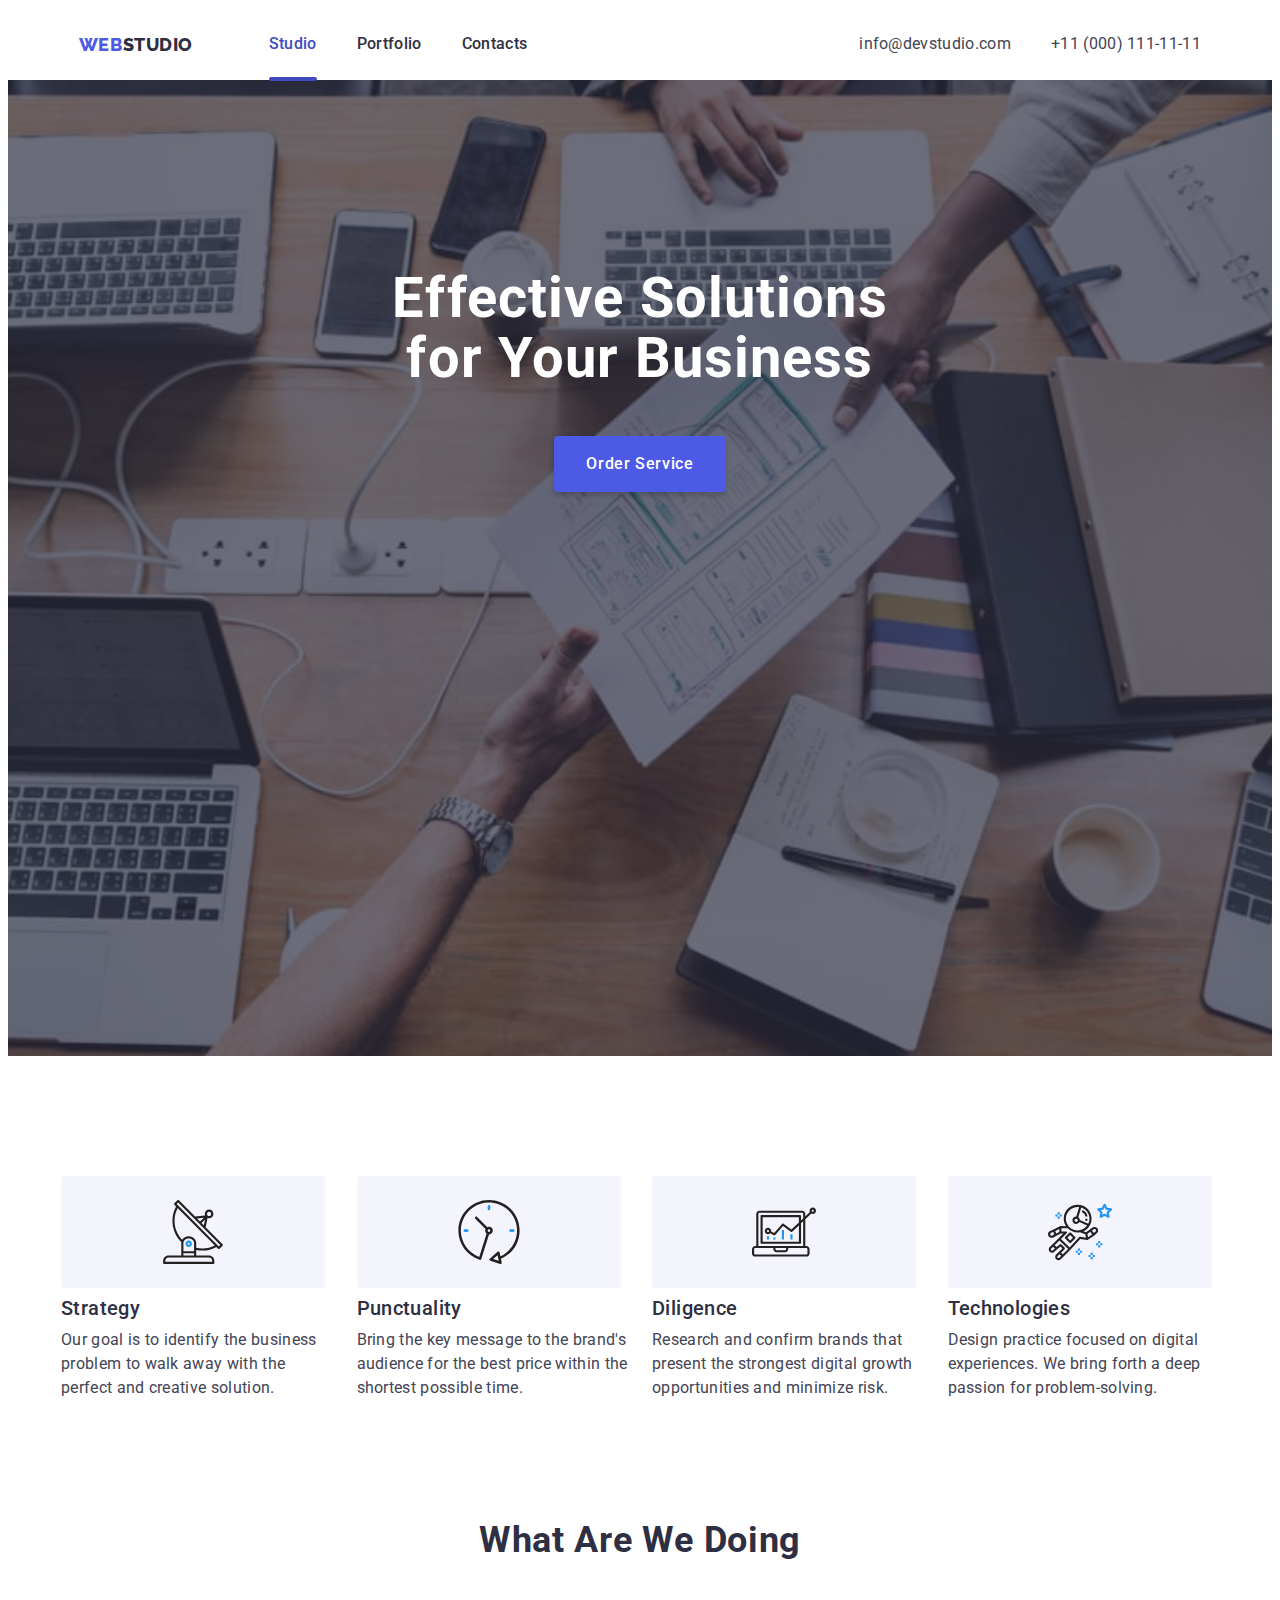
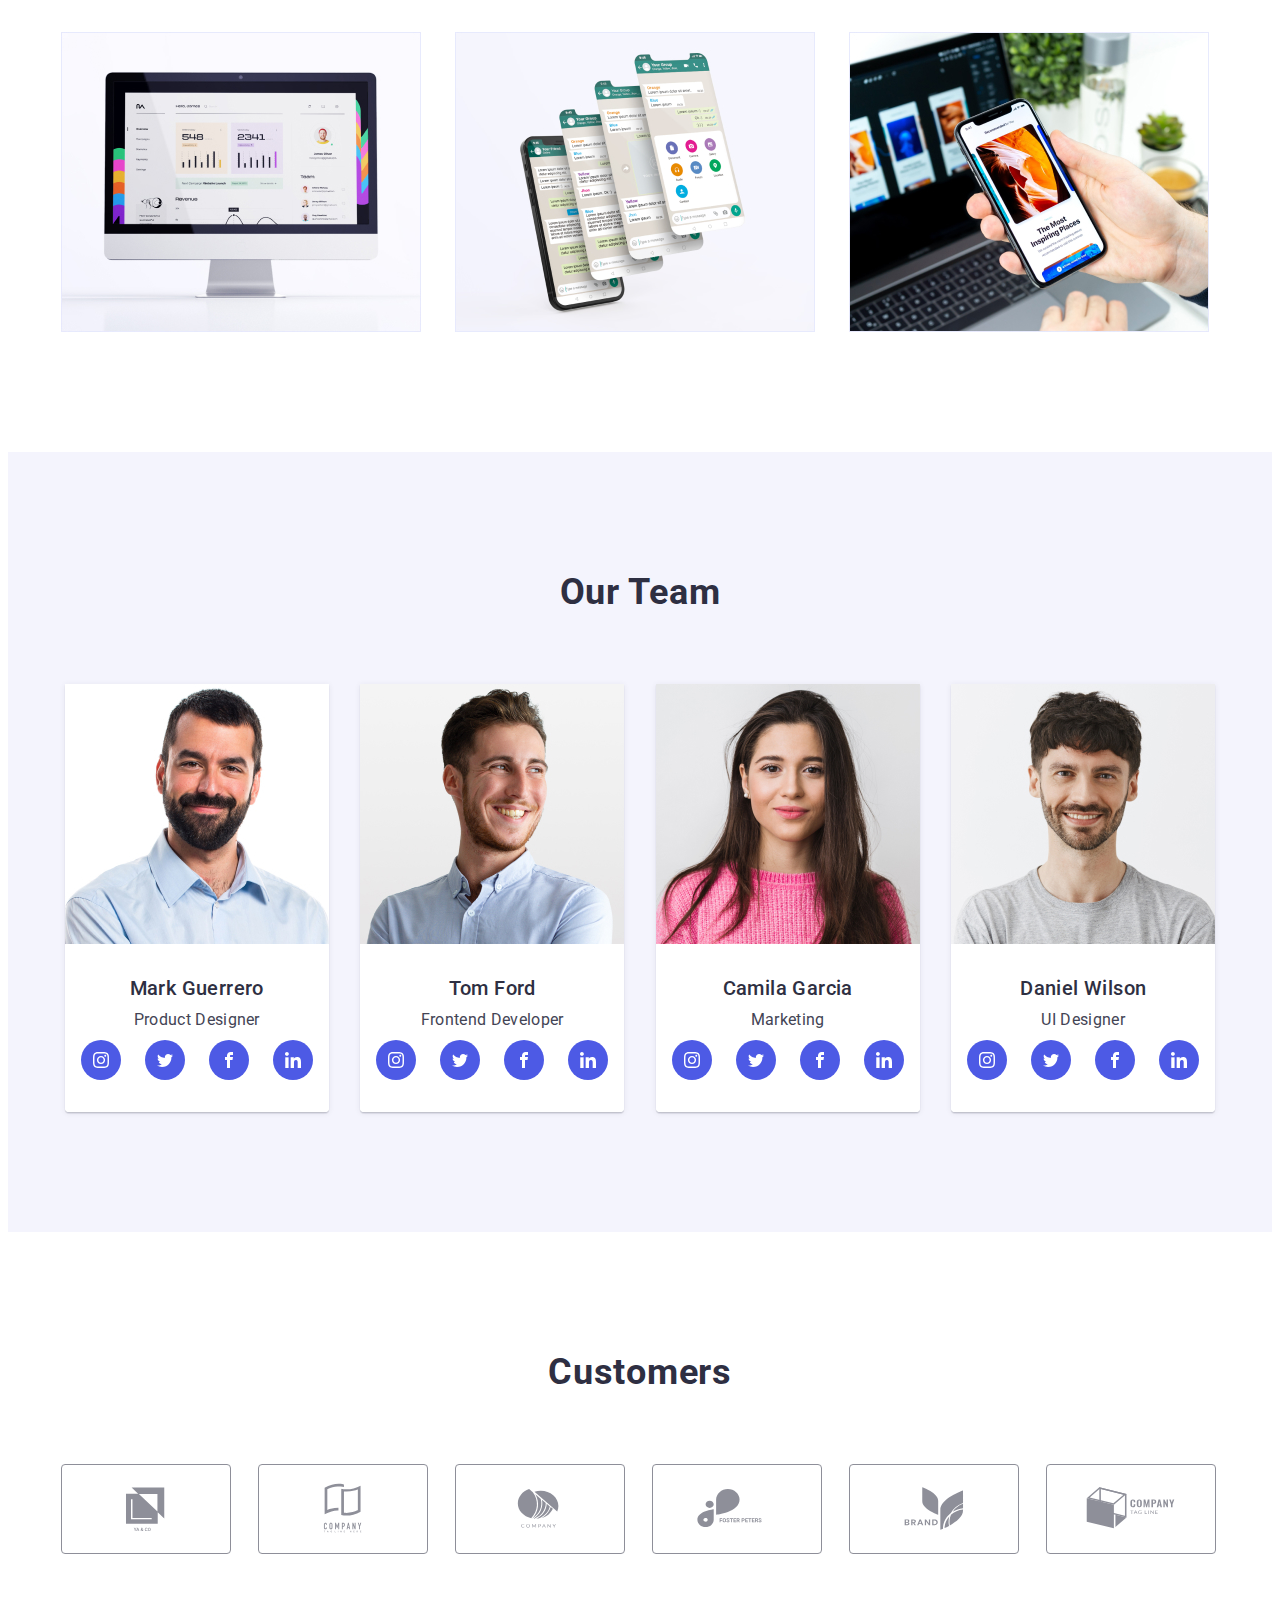
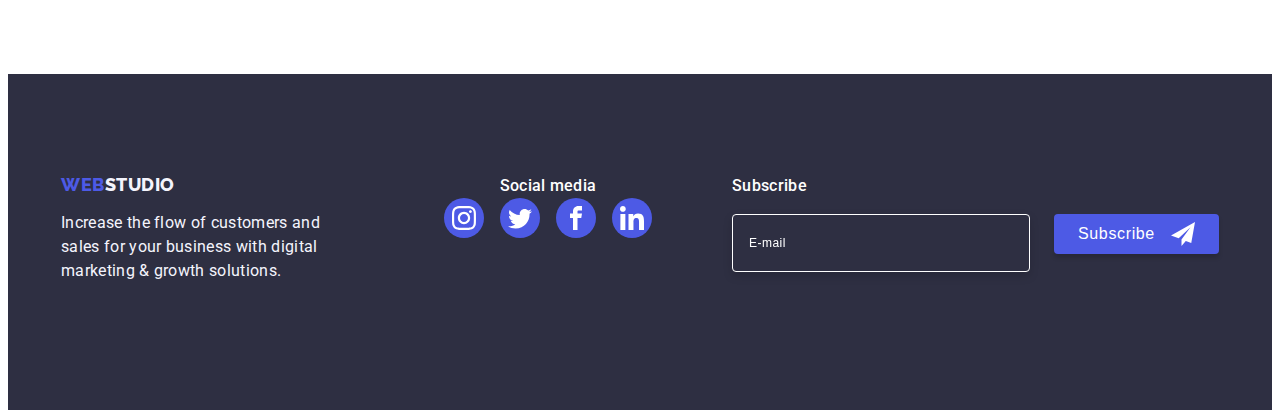
<file: index.html>
<!DOCTYPE html>
<html lang="uk">
  <head>
    <meta charset="UTF-8" />
    <meta http-equiv="X-UA-Compatible" content="IE=edge" />
    <meta name="viewport" content="width=device-width, initial-scale=1.0" />
    <title>Студія</title>

     <!--------------------- FONTS ----------------------> 
    <link rel="preconnect" href="https://fonts.googleapis.com" />
    <link rel="preconnect" href="https://fonts.gstatic.com" crossorigin />
    <link
      href="https://fonts.googleapis.com/css2?family=Raleway:wght@700&family=Roboto:wght@400;500;700;900&display=swap"
      rel="stylesheet"
    />

     <!--------------------- NORMALIZE ------------------> 
    <link
      rel="stylesheet"
      href="https://cdnjs.cloudflare.com/ajax/libs/modern-normalize/1.1.0/modern-normalize.min.css"
      integrity="sha512-wpPYUAdjBVSE4KJnH1VR1HeZfpl1ub8YT/NKx4PuQ5NmX2tKuGu6U/JRp5y+Y8XG2tV+wKQpNHVUX03MfMFn9Q=="
      crossorigin="anonymous"
      referrerpolicy="no-referrer"
    />

    <!--------------------- CSS-STYLE --------------------> 
    <link rel="stylesheet" href="./css/styles.css" />
  </head>

  <body>
    <!--------------------- HEADER ----------------------> 
    <header class="header">
      <div class="container header-container">

        <!---------------------NAVIGATION-----------------------> 
        <nav class="header-nav">
          <a class="header-nav-logo" href="./index.html" lang="en">
            <span class="logo">Web</span>Studio</a>
          <ul class="header-nav-list">
            <li>
              <a class="header-nav-link is-active" href="./index.html">Studio</a>
            </li>
            <li>
              <a class="header-nav-link " href="./portfolio.html">Portfolio</a>
            </li>
            <li>
              <a class="header-nav-link" href="#">Contacts</a>
            </li>
          </ul>
        </nav>
        
        <!---------------------CONTACTS-----------------------> 
        <ul class="header-contacts">
          <li class="header-item">
            <a class="header-contact-link" href="maito:info@devstudio.com">
              info@devstudio.com
            </a>
          </li>
          <li class="header-item">
            <a class="header-contact-link" href="tel.:+110001111111">
              +11 (000) 111-11-11
            </a>
          </li>
        </ul>
      </div>

      <!-------------------- MOBILE MENU -----------------------> 
      <div class="container mobile-wrap">
        <a class="header-nav-logo" href="./index.html" lang="en">
          <span class="logo">Web</span>Studio
        </a>
        <button type="button" 
            class="menu-btn" 
            aria-expanded="false"  
            aria-controls="mobile-menu"
           >
            <svg 
              class="svg-burger"
              width="32"
              height="22"
              aria-label="switch mobile menu"
              data-menu-open >
              <use class="icon-burger" href="./images/symbol-defs.svg#icon-burger"></use>
            </svg>
        </button>

          <!--------  MODAL-MOBILE ----------> 
        <div class="mob-menu is-open" data-menu> 
            <button  type="button" class="close-menu-btn " data-menu-close>
              <svg class="svg-cross" width="8" height="8">
                <use class="icon-cross" href="./images/symbol-defs.svg#icon-cross"></use>
              </svg>
            </button>
              <ul class="menu-list">
                <li class="menu-item">Studio</li>
                <li class="menu-item">Portfolio</li>
                <li class="menu-item">Contacts</li>
              </ul>
              <ul class="menu-contacts">
                <li class="menu-item">
                    <a class="number-link" href="tel.:+110001111111">
                      +11 (000) 111-11-11
                    </a>
                </li>
                <li>
                  <a class="email-link" href="maito:info@devstudio.com">
                      info@devstudio.com
                  </a>
                </li>
              </ul> 
              <ul ul class="menu-social-list">
                 <li class="menu-social-item">
                  <a class="menu-social-link" href="https://www.instagram.com/" target="_blank" rel="noopeer noreferrer" title="перейти на сторінку instagram">
                    <svg class="social-icon">
                      <use href="./images/symbol-defs.svg#icon-instagram"></use>
                    </svg>
                  </a>
                </li>
                <li class="menu-social-item">
                  <a class="menu-social-link" href="https://twitter.com/" target="_blank" rel="noopeer noreferrer" title="перейти на сторінку instagram">
                    <svg class="social-icon">
                      <use href="./images/symbol-defs.svg#icon-twitter"></use>
                    </svg>
                  </a>
                </li>
                <li class="menu-social-item">
                  <a class="menu-social-link" href="https://www.facebook.com/" target="_blank" rel="noopeer noreferrer" title="перейти на сторінку instagram">
                    <svg class="social-icon">
                      <use href="./images/symbol-defs.svg#icon-facebook"></use>
                    </svg>
                  </a>
                </li>
                <li class="menu-social-item">
                  <a class="menu-social-link" href="https://www.linkedin.com/" target="_blank" rel="noopeer noreferrer" title="перейти на сторінку instagram">
                    <svg class="social-icon">
                        <use href="./images/symbol-defs.svg#icon-linkedin"></use>
                    </svg>
                  </a>
                </li>
              </ul>
            </div>
          </div>
      </div>
    </header>

    <!--------------------- HERO ------------------------> 
    <main>
      <section class="hero">
        <div class="container">
          <h1 class="hero-title">
            Effective Solutions<br />
            for Your Business
          </h1>
          <button class="hero-button" type="button" data-modal-open>Order Service</button>
        </div>
      </section>

      <!--------------------- FEATURES -------------------> 
      <section class="features">
        <div class="container">
          <h2 class="features-title visually-hidden">Features</h2>
          <ul class="features-list">
            <li class="feature-item">
              <div class="feature-container">
                <svg class="feature-icon">
                  <use href="./images/symbol-defs.svg#icon-antenna"></use>
                </svgc>
              </div>
              <h3 class="feature-list-title">Strategy</h3>
              <p class="feature-list-text">
                Our goal is to identify the business
                problem to walk away with the perfect and creative solution.  
              </p>
            </li>
            <li class="feature-item">
              <div class="feature-container">
                <svg class="feature-icon">
                  <use href="./images/symbol-defs.svg#icon-clock"></use>
                </svg>
              </div>
              <h3 class="feature-list-title">Punctuality</h3>
              <p class="feature-list-text">
                Bring the key message to the brand's audience for the best 
                price within the shortest possible time.
              </p>
            </li>
            <li class="feature-item">
              <div class="feature-container">
                <svg class="feature-icon">
                  <use href="./images/symbol-defs.svg#icon-diagram"></use>
                </svg>
              </div>
              <h3 class="feature-list-title">Diligence</h3>
              <p class="feature-list-text">
                Research and confirm brands that present the strongest 
                digital growth opportunities and minimize risk.
              </p>
            </li>
            <li class="feature-item">
              <div class="feature-container">
                <svg class="feature-icon">
                  <use href="./images/symbol-defs.svg#icon-astronaut"></use>
                </svg>
              </div>
              <h3 class="feature-list-title">Technologies</h3>
              <p class="feature-list-text">
                Design practice focused on digital experiences.
                We bring forth a deep passion for problem-solving.
              </p>
            </li>
          </ul>
        </div>
      </section>

      <!--------------------- WORKS ----------------------> 
      <section class="work">
        <div class="container">
          <h2 class="work-title">What are we doing</h2>
          <ul class="work-list">
            <li class="work-item">
              <img
                src="./images/box1.jpg"
                alt="десктопні додатки"
                width="360"
              />
            </li>
            <li class="work-item">
              <img 
                src="./images/box2.jpg" 
                alt="мобільні додатки" 
                width="360" />
            </li>
            <li class="work-item">
              <img
                src="./images/box3.jpg"
                alt="дизайнерські рішення"
                width="360"
              />
            </li>
          </ul>
        </div>
      </section>

      <!--------------------- TEAM ----------------------> 
      <section class="team">
        <div class="container  container-spec ">
          <h2 class="team-title">Our Team</h2>
          <ul class="team-list">
            <li class="team-item">
              <img
                class="image team-image"
                src="./images/team_member/mark.jpg"
                alt="man with a beard"
                srcset="./images/team_member/mark.jpg 1x, ./images/team_member/mark@2px.jpg 2x"
                width="264"
              />
              <div class="team-card">
                <h3 class="team-list-title">Mark Guerrero</h3>
                <p class="team-list-text" lang="en">Product Designer</p>
                <ul class="team-social-list">
                  <li class="team-social-item">
                    <a class="team-social-link link" href="https://www.instagram.com/" target="_blank" rel="noopeer noreferrer" title="перейти на сторінку instagram">
                      <svg class="team-icon">
                        <use  href="./images/symbol-defs.svg#icon-instagram"></use>
                      </svg>
                    </a>
                  </li>
                  <li class="team-social-item">
                    <a class="team-social-link" href="https://twitter.com/" target="_blank" rel="noopeer noreferrer" title="перейти на сторінку twitter">
                      <svg class="team-icon">
                        <use  href="./images/symbol-defs.svg#icon-twitter"></use>
                      </svg>
                    </a>
                  </li>
                  <li class="team-social-item">
                    <a class="team-social-link" href="https://www.facebook.com/" target="_blank" rel="noopeer noreferrer" title="перейти на сторінку facebook">
                      <svg class="team-icon">
                        <use  href="./images/symbol-defs.svg#icon-facebook"></use>
                      </svg>
                    </a>
                  </li>
                  <li class="team-social-item">
                    <a class="team-social-link" href="https://www.linkedin.com/" target="_blank" rel="noopeer noreferrer" title="перейти на сторінку linkedin">
                      <svg class="team-icon">
                        <use  href="./images/symbol-defs.svg#icon-linkedin"></use>
                      </svg>
                    </a>
                  </li>
                </ul>
              </div>
            </li>
            <li class="team-item">
              <img
                class="image team-image"
                src="./images/team_member/tom.jpg"
                alt="young man looking away "
                width="264"
              />
              <div class="team-card">
                <h3 class="team-list-title">Tom Ford</h3>
                <p class="team-list-text" lang="en">Frontend Developer</p>
                <ul class="team-social-list">
                  <li class="team-social-item">
                    <a class="team-social-link link" href="https://www.instagram.com/" target="_blank" rel="noopeer noreferrer" title="перейти на сторінку instagram">
                      <svg class="team-icon">
                        <use  href="./images/symbol-defs.svg#icon-instagram"></use>
                      </svg>
                    </a>
                  </li>
                  <li class="team-social-item">
                    <a class="team-social-link" href="https://twitter.com/" target="_blank" rel="noopeer noreferrer" title="перейти на сторінку twitter">
                      <svg class="team-icon">
                        <use  href="./images/symbol-defs.svg#icon-twitter"></use>
                      </svg>
                    </a>
                  </li>
                  <li class="team-social-item">
                    <a class="team-social-link" href="https://www.facebook.com/" target="_blank" rel="noopeer noreferrer" title="перейти на сторінку facebook">
                      <svg class="team-icon">
                        <use  href="./images/symbol-defs.svg#icon-facebook"></use>
                      </svg>
                    </a>
                  </li>
                  <li class="team-social-item">
                    <a class="team-social-link" href="https://www.linkedin.com/" target="_blank" rel="noopeer noreferrer" title="перейти на сторінку linkedin">
                      <svg class="team-icon">
                        <use  href="./images/symbol-defs.svg#icon-linkedin"></use>
                      </svg>
                    </a>
                  </li>
                </ul>
              </div>
            </li>
            <li class="team-item">
              <img
                class="image team-image"
                src="./images/team_member/camila.jpg"
                alt="smiling young lady"
                width="264"
              />
              <div class="team-card">
                <h3 class="team-list-title">Camila Garcia</h3>
                <p class="team-list-text" lang="en">Marketing</p>
               <ul class="team-social-list">
                  <li class="team-social-item">
                    <a class="team-social-link link" href="https://www.instagram.com/" target="_blank" rel="noopeer noreferrer" title="перейти на сторінку instagram">
                      <svg class="team-icon">
                        <use  href="./images/symbol-defs.svg#icon-instagram"></use>
                      </svg>
                    </a>
                  </li>
                  <li class="team-social-item">
                    <a class="team-social-link" href="https://twitter.com/" target="_blank" rel="noopeer noreferrer" title="перейти на сторінку twitter">
                      <svg class="team-icon">
                        <use  href="./images/symbol-defs.svg#icon-twitter"></use>
                      </svg>
                    </a>
                  </li>
                  <li class="team-social-item">
                    <a class="team-social-link" href="https://www.facebook.com/" target="_blank" rel="noopeer noreferrer" title="перейти на сторінку facebook">
                      <svg class="team-icon">
                        <use  href="./images/symbol-defs.svg#icon-facebook"></use>
                      </svg>
                    </a>
                  </li>
                  <li class="team-social-item">
                    <a class="team-social-link" href="https://www.linkedin.com/" target="_blank" rel="noopeer noreferrer" title="перейти на сторінку linkedin">
                      <svg class="team-icon">
                        <use  href="./images/symbol-defs.svg#icon-linkedin"></use>
                      </svg>
                    </a>
                  </li>
                </ul>
              </div>
            </li>
            <li class="team-item">
              <img
                class="image team-image"
                src="./images/team_member/daniel.jpg"
                alt="young man looking ahead"
                width="264"
              />
              <div class="team-card">
                <h3 class="team-list-title">Daniel Wilson</h3>
                <p class="team-list-text" lang="en">UI Designer</p>
                <ul class="team-social-list">
                  <li class="team-social-item">
                    <a class="team-social-link link" href="https://www.instagram.com/" target="_blank" rel="noopeer noreferrer" title="перейти на сторінку instagram">
                      <svg class="team-icon">
                        <use  href="./images/symbol-defs.svg#icon-instagram"></use>
                      </svg>
                    </a>
                  </li>
                  <li class="team-social-item">
                    <a class="team-social-link" href="https://twitter.com/" target="_blank" rel="noopeer noreferrer" title="перейти на сторінку twitter">
                      <svg class="team-icon">
                        <use  href="./images/symbol-defs.svg#icon-twitter"></use>
                      </svg>
                    </a>
                  </li>
                  <li class="team-social-item">
                    <a class="team-social-link" href="https://www.facebook.com/" target="_blank" rel="noopeer noreferrer" title="перейти на сторінку facebook">
                      <svg class="team-icon">
                        <use  href="./images/symbol-defs.svg#icon-facebook"></use>
                      </svg>
                    </a>
                  </li>
                  <li class="team-social-item">
                    <a class="team-social-link" href="https://www.linkedin.com/" target="_blank" rel="noopeer noreferrer" title="перейти на сторінку linkedin">
                      <svg class="team-icon">
                        <use  href="./images/symbol-defs.svg#icon-linkedin"></use>
                      </svg>
                    </a>
                  </li>
                </ul>
              </div>
            </li>
          </ul>
        </div>
      </section>

      <!--------------------- CLIENTS -------------------> 
      <section class="clients">
        <div class="container container-spec">
          <h2 class="clients-title">Customers</h2>
          <ul class="clients-list list">
            <li class="client-item">
              <a class="client-link" href="/" target="_blank" rel="noopeer noreferrer" title="перейти на сторінку">
                <svg class="client-icon">
                  <use href="./images/symbol-defs.svg#icon-Logo_1"></use>
                </svg>
              </a>
            </li>
            <li class="client-item">
              <a class="client-link" href="/" target="_blank" rel="noopeer noreferrer" title="перейти на сторінку">
                <svg class="client-icon">
                  <use href="./images/symbol-defs.svg#icon-Logo_2"></use>
                </svg>
              </a>
            </li>
             <li class="client-item">
              <a class="client-link" href="/" target="_blank" rel="noopeer noreferrer" title="перейти на сторінку">
                <svg class="client-icon">
                  <use href="./images/symbol-defs.svg#icon-Logo_3"></use>
                </svg>
              </a>
            </li>
            <li class="client-item">
              <a class="client-link" href="/" target="_blank" rel="noopeer noreferrer" title="перейти на сторінку">
                <svg class="client-icon">
                  <use href="./images/symbol-defs.svg#icon-Logo_4"></use>
                </svg>
              </a>
            </li>
            <li class="client-item">
              <a class="client-link" href="/" target="_blank" rel="noopeer noreferrer" title="перейти на сторінку">
                <svg class="client-icon">
                  <use href="./images/symbol-defs.svg#icon-Logo_5"></use>
                </svg>
              </a>
            </li>
            <li class="client-item">
              <a class="client-link" href="/" target="_blank" rel="noopeer noreferrer" title="перейти на сторінку">
                <svg class="client-icon">
                  <use href="./images/symbol-defs.svg#icon-Logo_6"></use>
                </svg>
              </a>
            </li>
          </ul>
        </div>
      </section>
    </main>

    <!--------------------- FOOTER ----------------------> 
    <footer class="footer">
      <div class="container footer-container container-spec">
        <div class="footer-wrap">
          <a class="footer-logo" href="./index.html" lang="en">
            <span class="logo">Web</span>Studio
          </a>
          <p class="footer-text">Increase the flow of customers and sales
           for your business with digital marketing & growth solutions.</p>
        </div>
        <div class="footer-social">
          <span class="social-title">Social media</span>
          <ul class="footer-social-list">
            <li class="footer-social-item">
              <a class="footer-social-link" href="https://www.instagram.com/" target="_blank" rel="noopeer noreferrer" title="перейти на сторінку instagram">
                 <svg class="footer-icon">
                   <use href="./images/symbol-defs.svg#icon-instagram"></use>
                  </svg>
              </a>
            </li>
            <li class="footer-social-item">
              <a class="footer-social-link" href="https://twitter.com/" target="_blank" rel="noopeer noreferrer" title="перейти на сторінку instagram">
                  <svg class="footer-icon">
                    <use href="./images/symbol-defs.svg#icon-twitter"></use>
                  </svg>
              </a>
            </li>
            <li class="footer-social-item">
              <a class="footer-social-link" href="https://www.facebook.com/" target="_blank" rel="noopeer noreferrer" title="перейти на сторінку instagram">
                <svg class="footer-icon">
                  <use href="./images/symbol-defs.svg#icon-facebook"></use>
                </svg>
              </a>
            </li>
            <li class="footer-social-item">
              <a class="footer-social-link" href="https://www.linkedin.com/" target="_blank" rel="noopeer noreferrer" title="перейти на сторінку instagram">
                <svg class="footer-icon">
                  <use href="./images/symbol-defs.svg#icon-linkedin"></use>
                </svg>
              </a>
            </li>
          </ul>
        </div>
         <div class="footer-form">
          <b class="form-title">Subscribe</b>
          <form class="form" name="subscribe-form" autocomplete="on">
             <input name="email" type="email" placeholder="E-mail">
             <button class="form-button" type="submit" >
              <span class="footer-label">Subscribe</span>
                <svg class="button-icon" width="24" height="24">
                  <use href="./images/symbol-defs.svg#icon-icon-send"></use>
                </svg>
             </button>
          </form>
        </div>
      </div>
    </footer>

    <!-- ------------------- MODAL-WINDOW -----------------> 
    <div class="backdrop is-hidden" data-modal>
        <div class="modal">
            <button type="button" class="hero-btn-close" data-modal-close>
                <svg width="18" height="18" class="modal-close-icon">
                    <use href="./images/symbol-defs.svg#icon-close-black"></use>
                </svg>
            </button>
            <form class="modal-form">
              <p class="modal-title">Leave your contacts and we will call you back</p>
              <div class="modal-form_group">
                <div class="form-field">
                <label for="name">Name</label>
                <span class="modal-field">
                  <input type="text" class="form-input" name="name" id="name">
                  <svg class="modal-icon" width="18" height="18">
                    <use href="./images/symbol-defs.svg#icon-person"></use>
                  </svg>
                </span>
              </div>
              <div class="form-field">
                <label for="tel">Phone</label>
                <span class="modal-field">
                <input type="tel" class="form-input" name="tel" id="tel">
                <svg class="modal-icon" width="18" height="18">
                    <use href="./images/symbol-defs.svg#icon-phone"></use>
                  </svg>
                </span>
              </div>
              <div class="form-field">
                <label for="email">Email</label>
                <span class="modal-field">
                <input type="email" class="form-input" name="email" id="email">
                <svg class="modal-icon" width="18" height="18">
                    <use href="./images/symbol-defs.svg#icon-email"></use>
                  </svg>
                </span>
              </div> 
              <div class="form-field">
                <label for="comment">Comment</label>
                <textarea name="comment" class="form-textarea" id="comment"  placeholder="Text input"></textarea>
              </div> 
              </div>
              <div class="form-checkbox">
                <input type="checkbox" class="checkbox-input hide" name="policy" value="" id="policy">
                <label for="policy" class="checkbox-text">
                  <span>
                    <svg class="check-icon" width="16" height="15">
                      <use href="./images/symbol-defs.svg#icon-check"></use>
                    </svg>
                  </span>
                  I accept the terms and conditions of the 
                  <a href="/" class="policy-condisions">Privacy Policy </a></label>
              </div>
             
              <button type="submit" class="modal-btn_send">Send</button>
            </form>
    </div>
    <!------------------ JavaScript ------------------>
    <script src="./js/model.js"></script>
    <script src="./js/mobile-menu.js"></script>

  </body>
</html>
</file>
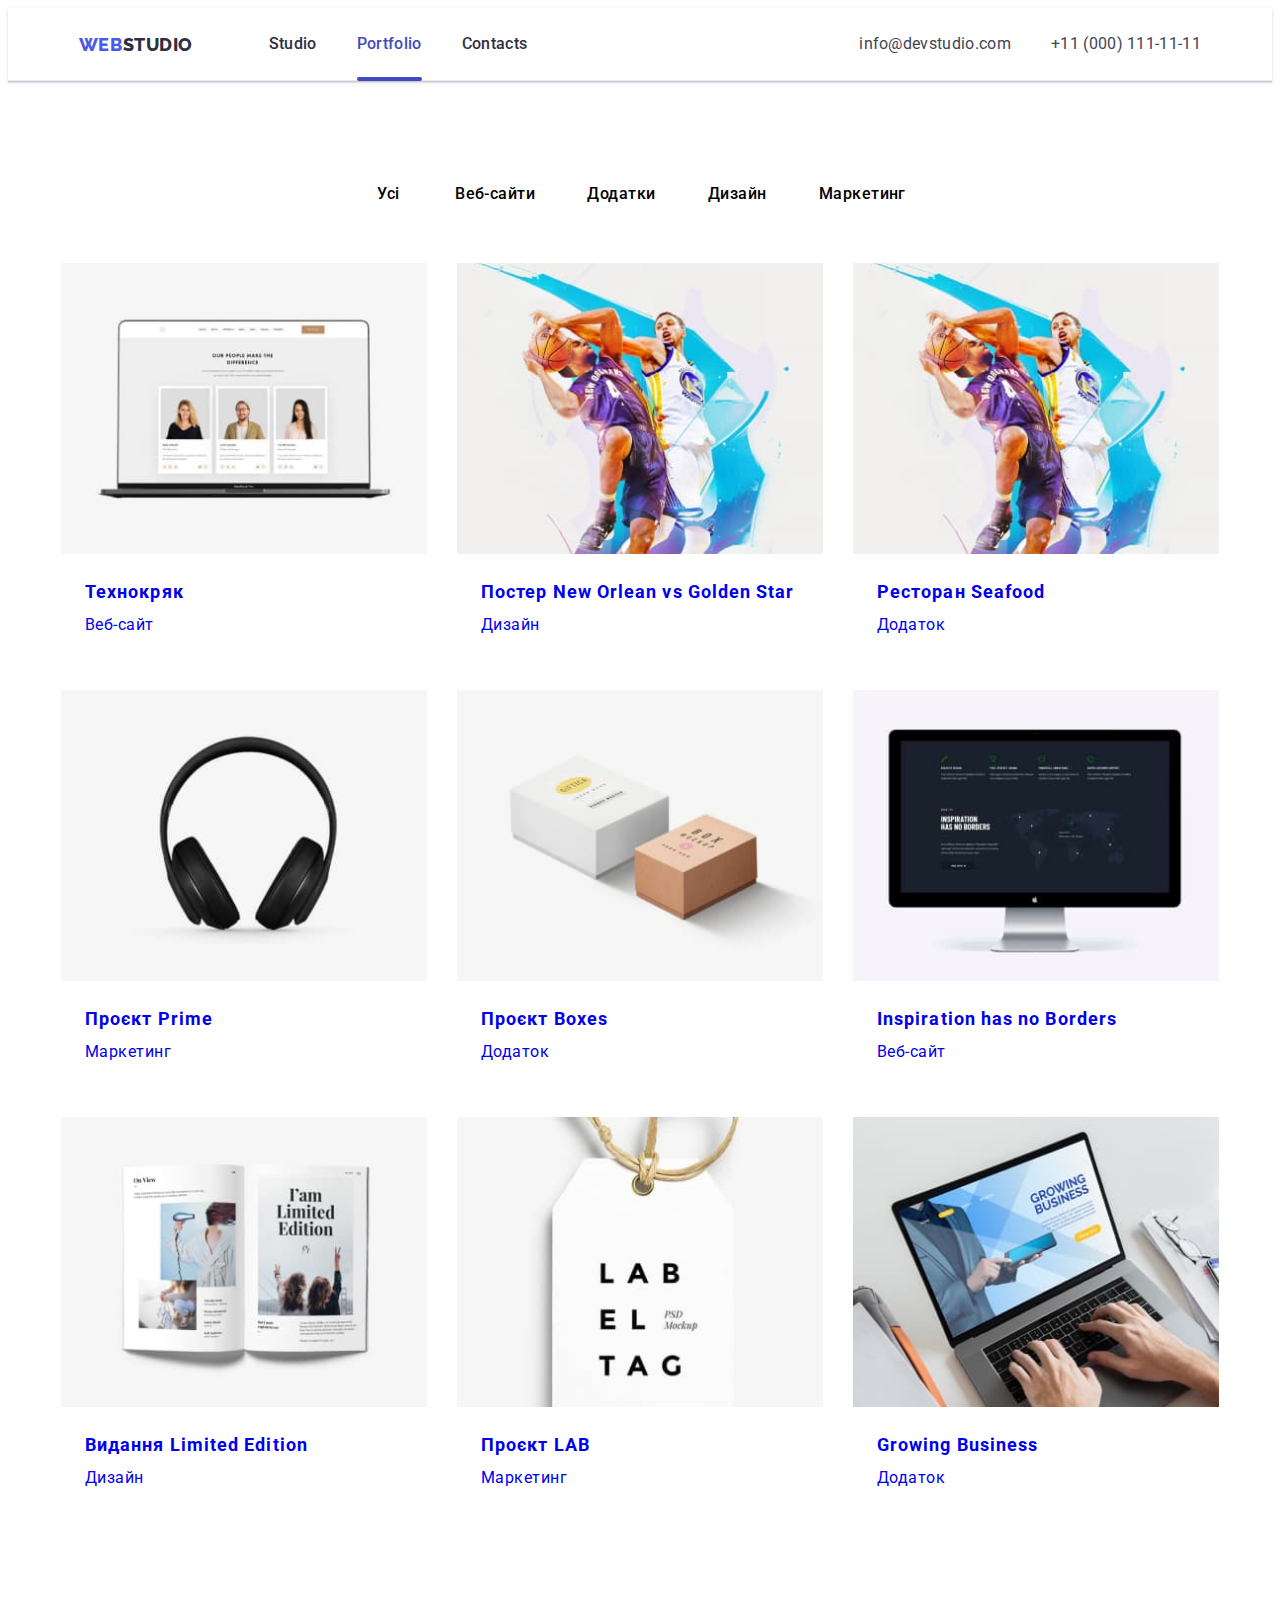
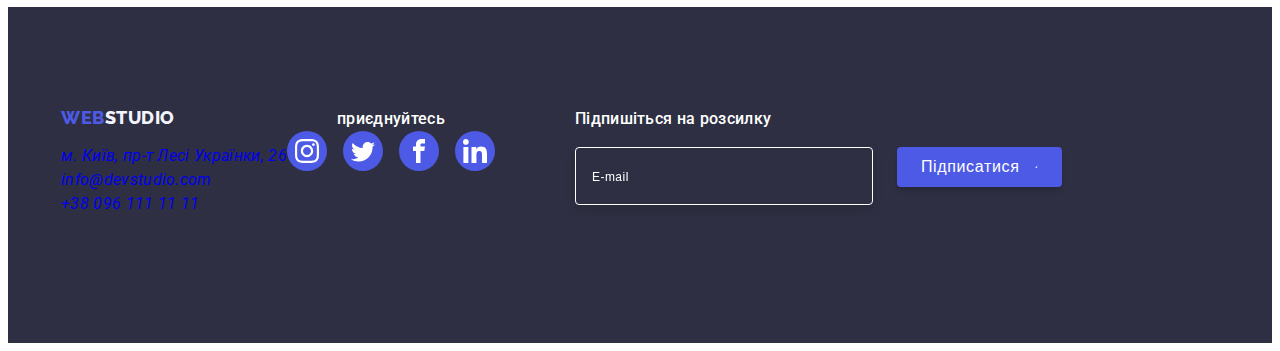
<file: portfolio.html>
<!DOCTYPE html>
<html lang="uk">
  <head>
    <meta charset="UTF-8" />
    <meta http-equiv="X-UA-Compatible" content="IE=edge" />
    <meta name="viewport" content="width=device-width, initial-scale=1.0" />
    <title>Студія</title>
    <link rel="preconnect" href="https://fonts.googleapis.com" />
    <link rel="preconnect" href="https://fonts.gstatic.com" crossorigin />
    <link
      href="https://fonts.googleapis.com/css2?family=Raleway:wght@700&family=Roboto:wght@400;500;700;900&display=swap"
      rel="stylesheet"
    />
    <link
      rel="stylesheet"
      href="https://cdnjs.cloudflare.com/ajax/libs/modern-normalize/1.1.0/modern-normalize.min.css"
      integrity="sha512-wpPYUAdjBVSE4KJnH1VR1HeZfpl1ub8YT/NKx4PuQ5NmX2tKuGu6U/JRp5y+Y8XG2tV+wKQpNHVUX03MfMFn9Q=="
      crossorigin="anonymous"
      referrerpolicy="no-referrer"
    />
    <link rel="stylesheet" href="./css/styles.css" />
  </head>

  <body>
    <header class="header border">
      <div class="container header-container">
        <nav class="header-nav">
          <a class="header-nav-logo" href="./index.html" lang="en">
            <span class="logo">Web</span>Studio</a
          >
          <ul class="header-nav-list">
            <li>
              <a class="header-nav-link" href="./index.html">Studio</a>
            </li>
            <li>
              <a class="header-nav-link is-active" href="./portfolio.html"
                >Portfolio</a
              >
            </li>
            <li><a class="header-nav-link" href="#">Contacts</a></li>
          </ul>
        </nav>
        <ul class="header-contacts">
          <li class="header-item">
            <a class="header-contact-link" href="maito:info@devstudio.com">
              info@devstudio.com
            </a>
          </li>
          <li class="header-item">
            <a class="header-contact-link" href="tel.:+110001111111">
              +11 (000) 111-11-11
            </a>
          </li>
        </ul>
      </div>
    </header>

    <main>
      <section class="portfolio">
        <div class="container">
          <ul class="portfolio-list">
            <li>
              <button class="portfolio-button" type="button">Усі</button>
            </li>
            <li>
              <button class="portfolio-button" type="button">Веб-сайти</button>
            </li>
            <li>
              <button class="portfolio-button" type="button">Додатки</button>
            </li>
            <li>
              <button class="portfolio-button" type="button">Дизайн</button>
            </li>
            <li>
              <button class="portfolio-button" type="button">Маркетинг</button>
            </li>
          </ul>

          <h1 class="visually-hidden">Портфоліо</h1>
          <ul class="project-list">
            <li class="project-item">
              <a class="project-link" href="#">
                <div class="overlay-thumb">
                  <img
                    class="project-image"
                    src="./images/techno.jpg"
                    alt="зображення ноутбука"
                    width="370"
                    height="294"
                  />
                  <div class="overlay-thumb_desc">
                    <p class="overlay-thumb_text">
                      Ресурс пропонує комплексні пропозиції з різним рівнем
                      функціоналу та сервісів. Все це дозволить відвідувачу
                      отримати вичерпні відомості про компанію чи приватну
                      особу.
                    </p>
                  </div>
                </div>
                <div class="project-card">
                  <h2 class="project-title">Технокряк</h2>
                  <p class="project-text">Веб-сайт</p>
                </div>
              </a>
            </li>
            <li class="project-item">
              <a class="project-link" href="#">
                <div class="overlay-thumb">
                  <img
                    class="project-image"
                    src="./images/poster.jpg"
                    alt="постер"
                    width="370"
                    height="294"
                  />
                  <div class="overlay-thumb_desc">
                    <p class="overlay-thumb_text">
                      Ресурс пропонує комплексні пропозиції з різним рівнем
                      функціоналу та сервісів. Все це дозволить відвідувачу
                      отримати вичерпні відомості про компанію чи приватну
                      особу.
                    </p>
                  </div>
                </div>
                <div class="project-card">
                  <h2 class="project-title">
                    Постер New Orlean vs Golden Star
                  </h2>
                  <p class="project-text">Дизайн</p>
                </div>
              </a>
            </li>
            <li class="project-item">
              <a class="project-link" href="#">
                <div class="overlay-thumb">
                  <img
                    class="project-image"
                    src="./images/poster.jpg"
                    alt="постер"
                    width="370"
                    height="294"
                  />
                  <div class="overlay-thumb_desc">
                    <p class="overlay-thumb_text">
                      Ресурс пропонує комплексні пропозиції з різним рівнем
                      функціоналу та сервісів. Все це дозволить відвідувачу
                      отримати вичерпні відомості про компанію чи приватну
                      особу.
                    </p>
                  </div>
                </div>
                <div class="project-card">
                  <h2 class="project-title">Ресторан Seafood</h2>
                  <p class="project-text">Додаток</p>
                </div>
              </a>
            </li>
            <li class="project-item">
              <a class="project-link" href="#">
                <div class="overlay-thumb">
                  <img
                    class="project-image"
                    src="./images/prime.jpg"
                    alt="зображення навушників"
                    width="370"
                    height="294"
                  />
                  <div class="overlay-thumb_desc">
                    <p class="overlay-thumb_text">
                      Ресурс пропонує комплексні пропозиції з різним рівнем
                      функціоналу та сервісів. Все це дозволить відвідувачу
                      отримати вичерпні відомості про компанію чи приватну
                      особу.
                    </p>
                  </div>
                </div>
                <div class="project-card">
                  <h2 class="project-title">Проєкт Prime</h2>
                  <p class="project-text">Маркетинг</p>
                </div>
              </a>
            </li>
            <li class="project-item">
              <a class="project-link" href="#">
                <div class="overlay-thumb">
                  <img
                    class="project-image"
                    src="./images/boxes.jpg"
                    alt="зображення коробів"
                    width="370"
                    height="294"
                  />
                  <div class="overlay-thumb_desc">
                    <p class="overlay-thumb_text">
                      Ресурс пропонує комплексні пропозиції з різним рівнем
                      функціоналу та сервісів. Все це дозволить відвідувачу
                      отримати вичерпні відомості про компанію чи приватну
                      особу.
                    </p>
                  </div>
                </div>
                <div class="project-card">
                  <h2 class="project-title">Проєкт Boxes</h2>
                  <p class="project-text">Додаток</p>
                </div>
              </a>
            </li>
            <li class="project-item">
              <a class="project-link" href="#">
                <div class="overlay-thumb">
                  <img
                    class="project-image"
                    src="./images/inspiration.jpg"
                    alt="зображення манитора"
                    width="370"
                    height="294"
                  />
                  <div class="overlay-thumb_desc">
                    <p class="overlay-thumb_text">
                      Ресурс пропонує комплексні пропозиції з різним рівнем
                      функціоналу та сервісів. Все це дозволить відвідувачу
                      отримати вичерпні відомості про компанію чи приватну
                      особу.
                    </p>
                  </div>
                </div>
                <div class="project-card">
                  <h2 class="project-title">Inspiration has no Borders</h2>
                  <p class="project-text">Веб-сайт</p>
                </div>
              </a>
            </li>
            <li class="project-item">
              <a class="project-link" href="#">
                <div class="overlay-thumb">
                  <img
                    class="project-image"
                    src="./images/limited-edition.jpg"
                    alt="зображення журнала"
                    width="370"
                    height="294"
                  />
                  <div class="overlay-thumb_desc">
                    <p class="overlay-thumb_text">
                      Ресурс пропонує комплексні пропозиції з різним рівнем
                      функціоналу та сервісів. Все це дозволить відвідувачу
                      отримати вичерпні відомості про компанію чи приватну
                      особу.
                    </p>
                  </div>
                </div>
                <div class="project-card">
                  <h2 class="project-title">Видання Limited Edition</h2>
                  <p class="project-text">Дизайн</p>
                </div>
              </a>
            </li>
            <li class="project-item">
              <a class="project-link" href="#">
                <div class="overlay-thumb">
                  <img
                    class="project-image"
                    src="./images/lab.jpg"
                    alt="зображення етикетки"
                    width="370"
                    height="294"
                  />
                  <div class="overlay-thumb_desc">
                    <p class="overlay-thumb_text">
                      Ресурс пропонує комплексні пропозиції з різним рівнем
                      функціоналу та сервісів. Все це дозволить відвідувачу
                      отримати вичерпні відомості про компанію чи приватну
                      особу.
                    </p>
                  </div>
                </div>
                <div class="project-card">
                  <h2 class="project-title">Проєкт LAB</h2>
                  <p class="project-text">Маркетинг</p>
                </div>
              </a>
            </li>
            <li class="project-item">
              <a class="project-link" href="#">
                <div class="overlay-thumb">
                  <img
                    class="project-image"
                    src="./images/growing-business.jpg"
                    alt="зображення ноутбука"
                    width="370"
                    height="294"
                  />
                  <div class="overlay-thumb_desc">
                    <p class="overlay-thumb_text">
                      Ресурс пропонує комплексні пропозиції з різним рівнем
                      функціоналу та сервісів. Все це дозволить відвідувачу
                      отримати вичерпні відомості про компанію чи приватну
                      особу.
                    </p>
                  </div>
                </div>
                <div class="project-card">
                  <h2 class="project-title">Growing Business</h2>
                  <p class="project-text">Додаток</p>
                </div>
              </a>
            </li>
          </ul>
        </div>
      </section>
    </main>

    <!--Футер-->

    <footer class="footer">
      <div class="container footer-container">
        <div class="footer-contacts">
          <a class="footer-logo" href="./index.html" lang="en">
            <span class="logo">Web</span>Studio
          </a>
          <address>
            <ul class="address-list">
              <li class="address-item">
                <a
                  class="address-link map"
                  href="https://goo.gl/maps/32chpTAH5WMxKWA97"
                  target="_blank"
                >
                  м. Київ, пр-т Лесі Українки, 26
                </a>
              </li>
              <li class="address-item">
                <a class="address-link text" href="mailto:info@devstudio.com"
                  >info@devstudio.com</a
                >
              </li>
              <li class="address-item">
                <a class="address-link text" href="tel.:+380961111111"
                  >+38 096 111 11 11</a
                >
              </li>
            </ul>
          </address>
        </div>
        <div class="footer-social">
          <span class="social-title">приєднуйтесь</span>
          <ul class="footer-social-list">
            <li class="footer-social-item">
              <a
                class="footer-social-link"
                href="https://www.instagram.com/"
                target="_blank"
                rel="noopeer noreferrer"
                title="перейти на сторінку instagram"
              >
                <svg class="footer-icon">
                  <use href="./images/symbol-defs.svg#icon-instagram"></use>
                </svg>
              </a>
            </li>
            <li class="footer-social-item">
              <a
                class="footer-social-link"
                href="https://twitter.com/"
                target="_blank"
                rel="noopeer noreferrer"
                title="перейти на сторінку instagram"
              >
                <svg class="footer-icon">
                  <use href="./images/symbol-defs.svg#icon-twitter"></use>
                </svg>
              </a>
            </li>
            <li class="footer-social-item">
              <a
                class="footer-social-link"
                href="https://www.facebook.com/"
                target="_blank"
                rel="noopeer noreferrer"
                title="перейти на сторінку instagram"
              >
                <svg class="footer-icon">
                  <use href="./images/symbol-defs.svg#icon-facebook"></use>
                </svg>
              </a>
            </li>
            <li class="footer-social-item">
              <a
                class="footer-social-link"
                href="https://www.linkedin.com/"
                target="_blank"
                rel="noopeer noreferrer"
                title="перейти на сторінку instagram"
              >
                <svg class="footer-icon">
                  <use href="./images/symbol-defs.svg#icon-linkedin"></use>
                </svg>
              </a>
            </li>
          </ul>
        </div>
        <div class="footer-form">
          <b class="form-title">Підпишіться на розсилку</b>
          <form class="form">
            <input type="email" name="email" id="email" placeholder="E-mail" />
            <button type="submit" class="form-button">
              <span class="footer-label">Підписатися</span>
              <svg class="button-icon" width="24" height="24">
                <use href="./images/symbol-defs.svg#icon-icon-send"></use>
              </svg>
            </button>
          </form>
        </div>
      </div>
    </footer>
  </body>
</html>
</file>
<file: css/styles.css>
:root {
  --transition-duration: 250ms;
  --transition-timing-function: cubic-bezier(0.4, 0, 0.2, 1);

  --primary-brand: #4d5ae5;
  --pressed-state: #404bbf;
  --dark: #2e2f42;
  --success: #31d0aa;
  --body-text: #434455;
  --subtle-text: #8e8f99;
  --accent-color: #e7e9fc;
  --light-mode: #f4f4fd;
  --modal-overlay: #2e2f42;
  --hero-background: #2e2f42;
  --background-color: #ffffff;
  --modal-background: #fcfcfc;
  --details: #000000;
}

/*------------------BODY---------------*/

h1,
h2,
h3,
h4,
h5,
h6,
p {
  margin: 0;
}

ul {
  margin: 0;
  padding: 0;
}
li {
  list-style: none;
  padding: 0;
  margin: 0;
}

a {
  text-decoration: none;
}

body {
  font-family: 'Roboto', sans-serif;
  font-size: 16px;
  line-height: 1.5;
  letter-spacing: 0.02em;
  background-color: var(--background-color);
}

header {
  display: block;
}

nav {
  display: block;
}

/*------------------HEADER---------------*/

.container {
  width: 100%;
  padding-left: 15px;
  padding-right: 15px;
  margin-left: auto;
  margin-right: auto;
}
@media screen and (min-width: 428px) {
  .container {
    max-width: 428px;
  }
}
@media screen and (min-width: 768px) {
  .container {
    max-width: 768px;
  }
}
@media screen and (min-width: 1158px) {
  .container {
    max-width: 1158px;
  }
}

.header-container {
  display: none;
}
@media screen and (min-width: 768px) {
  .header-container {
    display: flex;
    justify-content: center;
    align-items: center;
  }
}

/*------------------HEADER NAVIGATION---------------*/

.header-nav {
  display: flex;
  justify-content: center;
  align-items: center;
}

.header-nav-logo {
  display: block;
  font-family: 'Raleway';
  font-weight: 800;
  font-size: 18px;
  line-height: 1.1666;
  letter-spacing: 0.03em;
  color: var(--dark);
  text-decoration: none;
  text-transform: uppercase;
}
@media screen and (min-width: 768px) {
  .header-nav-logo {
    margin-right: 120px;
    padding-top: 24px;
    padding-bottom: 24px;
  }
}
@media screen and (min-width: 1158px) {
  .header-nav-logo {
    margin-right: 76px;
  }
}
.logo {
  color: var(--primary-brand);
}

.header-nav-list {
  display: flex;
  flex-direction: row;
  align-items: flex-start;
  margin-right: 121px;
  gap: 40px;
  padding: 0;
  list-style: none;
}
@media screen and (min-width: 1158px) {
  .header-nav-list {
    display: flex;
    flex-direction: row;
    align-items: flex-start;
    margin-right: 332px;
    gap: 40px;
    padding: 0;
  }
}
.header-nav-link {
  position: relative;
  display: block;
  padding-top: 24px;
  padding-bottom: 24px;
  font-weight: 500;
  font-size: 16px;
  line-height: 1.5;
  letter-spacing: 0.02em;
  color: var(--dark);
  text-decoration: none;
  transition-property: color;
  transition-duration: var(--transition-duration);
  transition-timing-function: var(--transition-timing-function);
}
.is-active::after {
  content: '';
  position: absolute;
  bottom: -1px;
  display: block;
  width: 100%;
  height: 4px;
  background-color: var(--pressed-state);
  border-radius: 2px;
}
.is-active {
  color: var(--pressed-state);
}

.header-nav-link:hover,
.header-nav-link:focus {
  color: var(--pressed-state);
}

/*------------------HEADER CONTACS---------------*/

.header-contacts {
  display: flex;
  align-items: center;
  flex-direction: column;
  gap: 12px;
  list-style: none;
}
@media screen and (min-width: 1158px) {
  .header-contacts {
    display: flex;
    flex-direction: row;
    align-items: center;
    gap: 40px;
  }
}

.header-item {
  display: flex;
  align-items: center;
}

.header-contact-link {
  display: inline-flex;
  align-items: center;
  font-weight: 400;
  font-size: 16px;
  line-height: 1.5;
  letter-spacing: 0.02em;
  color: var(--body-text);

  transition-property: color;
  transition-duration: var(--transition-duration);
  transition-timing-function: var(--transition-timing-function);
}

.header-contact-link:hover,
.header-contact-link:focus {
  color: var(--pressed-state);
}

.header-contact-link:hover .contact-icon,
.header-contact-link:focus .contact-icon {
  fill: var(--pressed-state);
}

/*------------------HEADER MOBILE WRAP---------------*/

.mobile-wrap {
  display: flex;
  padding-top: 24px;
  padding-bottom: 22px;
  justify-content: space-between;
  align-items: center;
}
@media screen and (min-width: 767px) {
  .mobile-wrap {
    display: none;
  }
}

.menu-btn {
  display: inline-flex;
  width: 32px;
  height: 22px;
  padding: 0;
  margin: 0;
  border: none;
  background-color: transparent;
}
.svg-burger {
  stroke: var(--dark);
}

.mob-menu {
  position: fixed;
  z-index: 1;
  top: 0;
  left: 0;
  width: 100%;
  height: 100%;
  padding: 80px 35px 40px 40px;
  overflow: scroll;

  background: var(--background-color);
  transition: opacity var(--transition-duration) var(--transition-timing-function),
  visibility var(--transition-duration) var(--transition-timing-function);
}
.is-open {
  visibility: hidden;
  opacity: 0;
  pointer-events: none;
}

.close-menu-btn {
  position: absolute;
  display: flex;
    top: 24px;
    right: 24px;
    display: flex;
    justify-content: center;
    align-items: center;
    width: 24px;
    height: 24px;
    background-color: rgba(231, 233, 252, 0.1);
    border: 1px solid rgba(46, 47, 66, 0.1);
    border-radius: 50%;
}
.svg-cross {
  fill: var(--dark)
}
.menu-list {
  display: flex;
  flex-direction: column;
  gap: 40px;
  margin-bottom: 260px;
}

.menu-item {
  font-weight: 700;
  font-size: 36px;
  line-height: 1.1111;
  letter-spacing: 0.02em;
  color: var(--dark);
  text-decoration: none;

  transition-property: color;
  transition-duration: var(--transition-duration);
  transition-timing-function: var(--transition-timing-function);
}
.menu-item:hover,
.menu-item:focus {
  color: var(--pressed-state)
}
.menu-contacts {
  display: flex ;
  flex-direction: column;
  gap: 40px;
  margin-bottom: 48px;
}
.email-link {
  font-weight: 500;
  font-size: 20px;
  line-height: 1.2;
  letter-spacing: 0.02em;
  color: var(--body-text);
}
.menu-social-list {
  display: flex;
  flex-wrap: nowrap;
  justify-content: start;
  column-gap: 56px;
  list-style: none;
}

.menu-social-link {
  width: 40px;
  height: 40px;
  display: inline-flex;
  justify-content: center;
  align-items: center;
  border-radius: 50%;
  background-color: var(--primary-brand);

  transition-property: background-color;
  transition-duration: var(--transition-duration);
  transition-timing-function: var(--transition-timing-function);
}

.social-icon {
  width: 24px;
  height: 24px;
  fill: var(--background-color);
}

.social-social-link:hover,
.social-social-link:focus {
  background-color: var(--success);
}


/*------------------HERO---------------*/

.visually-hidden {
  position: absolute;
  width: 1px;
  height: 1px;
  margin: -1px;
  border: 0;
  padding: 0;
  white-space: nowrap;
  clip-path: inset(100%);
  clip: rect(0 0 0 0);
  overflow: hidden;
}

.hero {
  background-color: var(--hero-background);
  padding-top: 112px;
  padding-bottom: 112px;
  margin-left: auto;
  margin-right: auto;

  text-align: center;
  background-image: linear-gradient(rgba(46, 47, 66, 0.7), rgba(46, 47, 66, 0.7)),
    url(../images/mob-hero.jpg);
  background-repeat: no-repeat;
  background-position: center;
  background-size: cover;
}
@media (min-device-pixel-ratio: 2) and (min-width: 320px) and (max-width: 428px),
  (-webkit-min-device-pixel-ratio: 2) and (min-width: 320px) and (max-width: 428px),
  (-o-min-device-pixel-ratio: 2/1) and (min-width: 320px) and (max-width: 428px),
  (min-resolution: 192dpi) and (min-width: 320px) and (max-width: 428px),
  (min-resolution: 2dppx) and (min-width: 320px) and (max-width: 428px) {
  .hero {
    background-image: linear-gradient(rgba(46, 47, 66, 0.7), rgba(46, 47, 66, 0.7)),
      url(../images/mob-hero@2px.jpg);
  }
}
@media screen and (min-width: 429px) and (max-width: 768px) {
  .hero {
    background-image: linear-gradient(rgba(46, 47, 66, 0.7), rgba(46, 47, 66, 0.7)),
      url(../images/tab-hero.jpg);
  }
}
@media (min-device-pixel-ratio: 2) and (min-width: 429px) and (max-width: 768px),
  (-webkit-min-device-pixel-ratio: 2) and (min-width: 429px) and (max-width: 768px),
  (-o-min-device-pixel-ratio: 2/1) and (min-width: 429px) and (max-width: 768px),
  (min-resolution: 192dpi) and (min-width: 429px) and (max-width: 768px),
  (min-resolution: 2dppx) and (min-width: 429px) and (max-width: 768px) {
  .hero {
    background-image: linear-gradient(rgba(46, 47, 66, 0.7), rgba(46, 47, 66, 0.7)),
      url(../images/tab-hero@2px.jpg);
  }
}
@media screen and (min-width: 769px) {
  .hero {
    background-image: linear-gradient(rgba(46, 47, 66, 0.7), rgba(46, 47, 66, 0.7)),
      url(../images/hero-img.jpg);
  }
}

@media screen and (min-width: 1158px) {
  .hero {
    padding-top: 188px;
    padding-bottom: 188px;
    max-width: 1440px;
    height: 600px;
  }

  @media (min-device-pixel-ratio: 2) and (min-width: 769px),
    (-webkit-min-device-pixel-ratio: 2) and (min-width: 769px),
    (-o-min-device-pixel-ratio: 2/1) and (min-width: 769px),
    (min-resolution: 192dpi) and (min-width: 769px),
    (min-resolution: 2dppx) and (min-width: 769px) {
    .hero {
      background-image: linear-gradient(rgba(46, 47, 66, 0.7), rgba(46, 47, 66, 0.7)),
        url(../images/hero-img@2px.jpg);
    }
  }
}

.hero-title {
  max-width: 320px;
  margin: 0 auto 72px auto;
  font-weight: 700;
  font-size: 36px;
  line-height: 1.1111;
  color: var(--background-color);
  text-align: center;
  letter-spacing: 0.02em;
}
@media screen and (min-width: 768px) {
  .hero-title {
    max-width: 496px;
    margin-bottom: 36px;
    font-size: 56px;
    line-height: 1.0714;
    text-align: center;
  }
}
@media screen and (min-width: 1158px) {
  .hero-title {
    max-width: 496px;
    margin-bottom: 48px;
    font-size: 56px;
    line-height: 1.0714;
  }
}

.hero-button {
  display: flex;
  margin: 0px auto;
  padding: 16px 32px;
  min-width: 169px;
  height: 56px;
  border: none;
  border-radius: 4px;

  font-family: 'Roboto';
  font-weight: 500;
  font-size: 16px;
  line-height: 1.5;
  align-items: center;
  text-align: center;
  letter-spacing: 0.04em;

  color: var(--background-color);
  background-color: var(--primary-brand);
  box-shadow: 0px 4px 4px rgba(0, 0, 0, 0.15);
  cursor: pointer;
}
.hero-button:hover,
.hero-button:focus {
  background-color: var(--pressed-state);
}

/*------------------MODAL-WINDOW---------------*/

.backdrop {
  position: fixed;
  top: 0;
  left: 0;
  width: 100%;
  height: 100%;
  background: rgba(0, 0, 0, 0.2);
  transition: opacity var(--transition-duration) var(--transition-timing-function),
    visibility var(--transition-duration) var(--transition-timing-function);
  overflow: scroll;
}
.modal {
  position: absolute;
  max-width: 392px;
  width: 90%;
  height: 586px;
  padding: 72px 16px 24px 16px;
  top: 50%;
  left: 50%;
  transform: translate(-50%, -50%) scale(1);

  background-color: var(--modal-background);
  box-shadow: 0px 1px 1px rgba(0, 0, 0, 0.14), 0px 1px 1px rgba(0, 0, 0, 0.12),
    0px 2px 1px rgba(0, 0, 0, 0.2);
  border-radius: 4px;
  transition: translate var(--transition-duration) var(--transition-timing-function);
}

@media screen and (min-width: 768px) {
  .modal {
    max-width: 408px;
    padding: 72px 24px 24px 24px;
  }
}
@media screen and (min-width: 1158px) {
  .modal {
    height: 584px;
  }
}
/*------------------BUTTON-CLOSE---------------*/

.hero-btn-close {
  position: absolute;
  display: flex;
  top: 24px;
  right: 24px;
  width: 24px;
  height: 24px;
  justify-content: center;
  align-items: center;
  border-radius: 50%;
  background-color: var(--accent-color);
  border: 1px solid rgba(0, 0, 0, 0.1);
  cursor: pointer;

  transition-property: background-color;
  transition-duration: var(--transition-duration);
  transition-timing-function: var(--transition-timing-function);
}
.modal-close-icon {
  width: 18px;
  height: 18px;
  fill: var(--details);

  transition-property: fill;
  transition-duration: var(--transition-duration);
  transition-timing-function: var(--transition-timing-function);
}

.hero-btn-close:hover,
.hero-btn-close:focus {
  background-color: var(--pressed-state);
}
.hero-btn-close:hover .modal-close-icon,
.hero-btn-close:focus .modal-close-icon {
  fill: var(--background-color);
}

.is-hidden {
  visibility: hidden;
  opacity: 0;
  pointer-events: none;
}

/*------------------MODEL-FORM---------------*/

.modal-title {
  margin-bottom: 16px;
  font-weight: 500;
  font-size: 16px;
  line-height: 1.15;
  text-align: center;
  letter-spacing: 0.02em;
  color: var(--dark);
}

.modal-form {
  display: flex;
  flex-direction: column;
  
}
.modal-form_group {
  margin-bottom: 16px;
}
.modal-field {
  position: relative;
  width: 360px;
}
.form-field:not(:last-child) {
  margin-bottom: 8px;
}
.form-field label {
  display: block;
  width: 100%;
  margin-bottom: 4px;
  text-align: left;
  font-size: 12px;
  line-height: 1.1666;
  letter-spacing: 0.01em;
  color: var(--subtle-text);
}
.form-field input {
  display: block;
  width: 100%;
  height: 40px;
  text-align: left;
  outline: transparent;
  padding: 8px 12px 8px 38px;
  border: 1px solid rgba(46, 47, 66, 0.4);
  background-color: transparent;
  border-radius: 4px;
  cursor: pointer;
}

.form-input:hover,
.form-input:focus {
  border-color: var(--primary-brand);
}
.form-input {
  transition: border-color var(--transition-duration) var(--transition-timing-function);
}
.form-input + .modal-icon {
  transition: fill var(--transition-duration) var(--transition-timing-function);
}
.form-input:hover + .modal-icon,
.form-input:focus + .modal-icon {
  fill: var(--primary-brand);
}
.modal-icon {
  position: absolute;
  left: 16px;
  top: 50%;
  transform: translateY(-50%);
  fill: var(--dark)
}

/*------------------TEXTAREA---------------*/
.form-textarea {
  display: block;
  width: 100%;
  height: 120px;
  padding: 8px 16px;

  outline: transparent;
  resize: none;
  cursor: pointer;
  border: 1px solid rgba(46, 47, 66, 0.4);
  border-radius: 4px;
  transform: border-color var(--transition-duration) var(--transition-timing-function);
}

.form-textarea:hover,
.form-textarea:focus {
  border-color: var(--primary-brand);
}

.form-field textarea::placeholder {
  font-weight: 400;
  font-size: 12px;
  line-height: 1.1666;
  letter-spacing: 0.04em;
  color: var(--subtle-text);
}

/*------------------FORM-CHECKBOX---------------*/
.form-checkbox {
  display: flex;
  align-items: center;
  margin-bottom: 24px;
}

.hide {
  border: 0;
  clip: rect(0px 0px 0px 0px);
  clip-path: inset(50%);
  width: 1px;
  height: 1px;
  margin: -1px;
  overflow: hidden;
  padding: 0;
  position: absolute;
  white-space: nowrap;
}
.form-checkbox label {
  font-weight: 400;
  font-size: 12px;
  line-height: 1.1666;
  letter-spacing: 0.04em;
  color: var(--subtle-text);
}

.checkbox-text {
  display: flex;
  align-items: center;
  justify-content: center;
  color: var(--text-color);
}

.checkbox-text span {
  display: flex;
  align-items: center;
  justify-content: center;
  margin-right: 8px;
  width: 16px;
  height: 16px;
  border: 1px solid rgba(46, 47, 66, 0.4);
  border-radius: 2px;
  fill: transparent;
}
.checkbox-input:checked + .checkbox-text span {
  background-color: var(--pressed-state);
  border-color: transparent;
  fill: var(--light-mode);
}
.policy-condisions {
  padding-left: 4px;
  color: var(--pressed-state);
  line-height: 1.3333;
}

/*------------------BUTTON-SEND---------------*/

.modal-btn_send {
  width: 169px;
  height: 56px;
  padding: 0;
  margin: 0 auto;

  font-weight: 500;
  font-size: 16px;
  line-height: 1.5;
  text-align: center;
  letter-spacing: 0.04em;
  color: var(--background-color);

  background-color: var(--primary-brand);
  box-shadow: 0px 4px 4px rgba(0, 0, 0, 0.15);
  border-radius: 4px;
  border-width: 0;
  cursor: pointer;
  transition: backgroun-color var(--transition-duration) var(--transition-timing-function);
}

/*------------------FEATURES SECTION---------------*/
.features {
  display: block;
}
@media screen and (max-width: 1157px) {
  .features {
    padding-top: 96px;
    padding-bottom: 96px;
  }
}
@media screen and (min-width: 1158px) {
  .features {
    padding-top: 120px;
  }
}
.features-title {
  font-size: 36px;
  line-height: 1.1666;
  letter-spacing: 0.03em;
  color: var(--primary-text-color);
}

.features-list {
  list-style: none;
}
@media screen and (min-width: 768px) {
  .features-list {
    display: flex;
    flex-wrap: wrap;
    column-gap: 24px;
    row-gap: 72px;
    list-style: none;
  }
}
@media screen and (min-width: 1158px) {
  .features-list {
    display: flex;
    flex-wrap: nowrap;
    column-gap: 24px;
    row-gap: 0;
    list-style: none;
  }
}

.feature-item:not(:last-child) {
  margin-bottom: 72px;
}
@media screen and (min-width: 768px) {
  .feature-item {
    flex-basis: calc((100% - 24px) / 2);
  }
  .feature-item:not(:last-child) {
    margin-bottom: 0;
  }
}
@media screen and (min-width: 1158px) {
  .feature-item {
    flex-basis: calc((100% - 72px) / 4);
    margin-bottom: 0;
  }
  .feature-item:not(:last-child) {
    margin-bottom: 0;
  }
}

.feature-container {
  display: none;
}
@media screen and (min-width: 1158px) {
  .feature-container {
    display: inline-flex;
    width: 264px;
    height: 112px;
    margin-bottom: 8px;
    justify-content: center;
    align-items: center;
    background-color: var(--light-mode);
    border-radius: 4px;
  }
}

.feature-icon {
  width: 64px;
  height: 64px;
}

.feature-list-title {
  margin-bottom: 8px;
  text-align: center;
  font-weight: 700;
  font-size: 36px;
  line-height: 1.1111;
  letter-spacing: 0.02em;
  color: var(--dark);
}
@media screen and (min-width: 768px) {
  .feature-list-title {
    text-align: start;
  }
}
@media screen and (min-width: 1158px) {
  .feature-list-title {
    font-weight: 500;
    margin-bottom: 8px;
    text-align: start;
    font-size: 20px;
    line-height: 1.2;
    letter-spacing: 0.02em;
    color: var(--dark);
  }
}

.feature-list-text {
  font-size: 16px;
  line-height: 1.5;
  letter-spacing: 0.02em;
  color: var(--body-text);
}

/*------------------WORK SECTION---------------*/

.work {
  display: none;
}
@media screen and (min-width: 1158px) {
  .work {
    display: block;
    padding: 120px 0;
  }
}
.work-title {
  margin-bottom: 72px;
  font-weight: 700;
  text-align: center;
  font-size: 36px;
  line-height: 1.1111;
  letter-spacing: 0.02em;
  color: var(--dark);
  text-transform: capitalize;
}

.work-list {
  display: flex;
  column-gap: 24px;
  list-style: none;
}

.work-item {
  flex-basis: calc((100% - 48px) / 3);
}

img {
  display: block;
  max-width: 100%;
  height: auto;
  margin: 0;
}

/*------------------TEAM SECTION---------------*/

.image {
  display: block;
  width: 100%;
  max-width: 100%;
  height: auto;
}
.team {
  display: block;
  background: var(--light-mode);
}
@media screen and (max-width: 1157px) {
  .team {
    padding-top: 96px;
    padding-bottom: 96px;
  }
}
@media screen and (min-width: 1158px) {
  .team {
    padding: 120px 0;
  }
}
.team-title {
  margin-bottom: 72px;
  font-weight: 700;
  text-align: center;
  font-size: 36px;
  line-height: 1.1111;
  letter-spacing: 0.02em;
  color: var(--dark);
  text-transform: capitalize;
}

.team-list {
  text-align: center;
  list-style: none;
}
@media screen and (min-width: 768px) {
  .team-list {
    display: flex;
    flex-wrap: wrap;
    column-gap: 24px;
    row-gap: 64px;
    justify-content: center;
  }
}
@media screen and (min-width: 1158px) {
  .team-list {
    display: flex;
    flex-wrap: nowrap;
    column-gap: 24px;
    row-gap: 0;
  }
  .team-list:not(:last-child) {
    margin-bottom: 0px;
  }
}
.team-item {
  margin-right: auto;
  margin-left: auto;
  max-width: 264px;
  background: var(--background-color);
  box-shadow: 0px 1px 6px rgba(46, 47, 66, 0.08), 0px 1px 1px rgba(46, 47, 66, 0.16),
    0px 2px 1px rgba(46, 47, 66, 0.08);
  border-radius: 0px 0px 4px 4px;
}
.team-item:not(:last-child) {
  margin-bottom: 72px;
}
@media screen and (min-width: 768px) {
  .team-item {
    flex-basis: calc((100% - 24px) / 2);
    margin-bottom: 0;
  }
  .team-item:not(:last-child) {
    margin-bottom: 0;
  }
}
@media screen and (min-width: 1158px) {
  .team-item {
    flex-basis: calc((100% - 72px) / 4);
    margin-bottom: 0;
  }
  .team-item:not(:last-child) {
    margin-bottom: 0;
  }
}
/* .team-image {
  display: block;
  max-width: 100%;
  height: auto;
} */

.team-card {
  padding: 32px 16px;
  text-align: center;
  background-color: var(--background-color);
  border-radius: 0px 0px 4px 4px;
}

.team-list-title {
  margin-bottom: 8px;
  font-weight: 500;
  font-size: 20px;
  line-height: 1.2;
  text-align: center;
  letter-spacing: 0.02em;
  color: var(--dark);
}

.team-list-text {
  margin-bottom: 8px;
  font-weight: 400;
  font-size: 16px;
  line-height: 1.5;
  text-align: center;
  letter-spacing: 0.02em;
  color: var(--body-text);
}

.team-social-list {
  display: flex;
  justify-content: center;
  align-items: center;
  column-gap: 24px;
  list-style: none;
}

.team-social-link {
  display: inline-flex;
  justify-content: center;
  align-items: center;
  width: 40px;
  height: 40px;
  border-radius: 50%;
  background-color: var(--primary-brand);
  fill: var(--background-color);

  transition-property: background-color;
  transition-duration: var(--transition-duration);
  transition-timing-function: var(--transition-timing-function);
}

.team-icon {
  width: 16px;
  height: 16px;
  fill: var(--background-color);
}

.team-social-link:hover,
.team-social-link:focus {
  background-color: var(--pressed-state);
}

/*-----------------CLIENTS SECTION---------------*/
.clients {
  display: flex;
}
@media screen and (min-width: 768px) and (max-width: 1157px) {
  .container-spec {
    max-width: 582px;
    padding-left: 15px;
    padding-right: 15px;
    margin-left: auto;
    margin-right: auto;
  }
}
@media screen and (max-width: 1157px) {
  .clients {
    padding-top: 96px;
    padding-bottom: 96px;
  }
}
@media screen and (min-width: 1158px) {
  .clients {
    padding-top: 120px;
    padding-bottom: 120px;
  }
}
.clients-title {
  margin-bottom: 72px;
  font-weight: 700;
  text-align: center;
  font-size: 36px;
  line-height: 1.1111;
  letter-spacing: 0.02em;
  color: var(--dark);
  text-transform: capitalize;
}

.clients-list {
  display: flex;
  flex-wrap: wrap;
  justify-content: center;
  column-gap: 16px;
  row-gap: 72px;
}

@media screen and (min-width: 768px) {
  .clients-list {
    column-gap: 24px;
    row-gap: 72px;
  }
}
@media screen and (min-width: 1158px) {
  .clients-list {
    flex-wrap: nowrap;
    column-gap: 24px;
    row-gap: 0px;
  }
}
.list {
  list-style: none;
  padding: 0;
  margin: 0;
}
.client-item {
  display: flex;
  flex-basis: calc((100% - 16px) / 2);
}
@media screen and (min-width: 768px) {
  .client-item {
    flex-basis: calc((100% - 48px) / 3);
  }
}
@media screen and (min-width: 1158px) {
  .client-item {
    flex-basis: calc((100% - 120px) / 6);
  }
}

.client-link {
  display: flex;
  width: 190px;
  height: 88px;
  justify-content: center;
  align-items: center;
  border: 1px solid var(--subtle-text);
  border-radius: 4px;
  color: var(--subtle-text);

  transition-property: color;
  transition-duration: var(--transition-duration);
  transition-timing-function: var(--transition-timing-function);
}
@media screen and (min-width: 768px) {
  .client-link {
    width: 168px;
    height: 88px;
  }
}

.client-icon {
  display: block;
  width: 110px;
  height: 56px;
  fill: currentColor;

  transition-property: fill;
  transition-duration: var(--transition-duration);
  transition-timing-function: var(--transition-timing-function);
}
@media screen and (min-width: 768px) {
  .client-icon {
    width: 104px;
    height: 56px;
  }
}

.client-link:hover,
.client-link:focus {
  color: var(--pressed-state);
  border-color: var(--pressed-state);
}

.client-link:hover .clieny-icon,
.client-link:focus .clieny-icon {
  fill: var(--pressed-state);
}

/*------------------FOOTER---------------*/

.footer {
  background: var(--dark);
  padding: 96px 0;
}
@media screen and (min-width: 1158px) {
  .footer {
    background: var(--dark);
    padding: 100px 0;
  }
}

.footer-container {
  text-align: center;
}
@media screen and (min-width: 768px) {
  .footer-container {
    display: flex;
    flex-wrap: wrap;
    flex-direction: row;
    text-align: left;
  }
}
@media screen and (min-width: 1158px) {
  .footer-container {
    flex-wrap: nowrap;
  }
}

/*------------------FOOTER-LOGO---------------*/

.footer-wrap {
  display: block;
  width: 268px;
  margin-left: auto;
  margin-right: auto;
  margin-bottom: 72px;
  text-align: start;
  list-style: none;
}
@media screen and (min-width: 768px) {
  .footer-wrap {
    width: 264px;
    margin: 0 24px 0 0;
  }
}
@media screen and (min-width: 1158px) {
  .footer-wrap {
    margin: 0 120px 0 0;
  }
}

.footer-logo {
  display: block;
  margin-bottom: 16px;
  font-family: 'Raleway';
  font-weight: 800;
  font-size: 18px;
  line-height: 1.1666;
  letter-spacing: 0.03em;
  color: var(--light-mode);
  text-align: center;
  text-decoration: none;
  text-transform: uppercase;
}
@media screen and (min-width: 768px) {
  .footer-logo {
    text-align: start;
  }
}

.footer-text {
  font-weight: 400;
  font-size: 16px;
  line-height: 1.5;
  letter-spacing: 0.02em;
  color: var(--light-mode);
}

/*------------------FOOTER-SOCIAL---------------*/
.footer-social {
  display: block;
  margin-bottom: 72px;
  text-align: center;
}
@media screen and (min-width: 1158px) {
  .footer-social {
    margin-right: 80px;
  }
}
.social-title {
  margin-bottom: 16px;
  font-weight: 500;
  font-size: 16px;
  line-height: 1.5;
  letter-spacing: 0.02em;
  color: var(--background-color);
}

.footer-social-list {
  display: flex;
  flex-wrap: nowrap;
  justify-content: center;
  column-gap: 16px;
  list-style: none;
}

.footer-social-link {
  width: 40px;
  height: 40px;
  display: inline-flex;
  justify-content: center;
  align-items: center;
  border-radius: 50%;
  background-color: var(--primary-brand);

  transition-property: background-color;
  transition-duration: var(--transition-duration);
  transition-timing-function: var(--transition-timing-function);
}

.footer-icon {
  width: 24px;
  height: 24px;
  fill: var(--background-color);
}

.footer-social-link:hover,
.footer-social-link:focus {
  background-color: var(--success);
}

/*------------------FOOTER-FORM--------------*/

.footer-form {
  display: flex;
  flex-direction: column;
}

.form-title {
  margin-bottom: 16px;
  font-weight: 500;
  font-size: 16px;
  line-height: 1.5;
  letter-spacing: 0.02em;
  color: var(--background-color);
}

@media screen and (min-width: 1158px) {
  .form {
    display: flex;
  }
}
.footer-form input {
  width: 100%;
  height: 40px;
  padding: 8px 16px;
  margin-bottom: 16px;
  border: 1px solid var(--background-color);
  filter: drop-shadow(0px 4px 4px rgba(0, 0, 0, 0.15));
  border-radius: 4px;
  outline: transparent;
  background-color: var(--dark);
  color: var(--background-color);
}

@media screen and (min-width: 768px) {
  .footer-form input {
    width: 264px;
    margin-right: 24px;
    margin-bottom: 0;
    margin-top: 0;
  }
}

.footer-form input::placeholder {
  font-weight: 400;
  font-size: 12px;
  line-height: 2;
  letter-spacing: 0.04em;
  color: var(--background-color);
}

/*------------------FOOTER-BUTTON--------------*/

.form-button {
  display: inline-flex;
  width: 165px;
  height: 40px;
  padding: 8px 24px;
  margin: 0 auto 0 auto;
  align-items: center;
  text-align: center;
  background-color: var(--primary-brand);
  box-shadow: 0px 4px 4px rgba(0, 0, 0, 0.15);
  border-radius: 4px;
  border-width: 0;
  cursor: pointer;

  transition-property: background-color;
  transition-duration: var(--transition-duration);
  transition-timing-function: var(--transition-timing-function);
}

.form-button:hover {
  background-color: var(--pressed-state);
}

.footer-label {
  margin-right: 16px;
  font-weight: 500;
  font-size: 16px;
  line-height: 1.5;
  letter-spacing: 0.04em;
  color: var(--background-color);
}
.button-icon {
  fill: var(--background-color);
}

/*------------------PORTFOLIO---------------*/

.border {
  border-bottom: 1px solid var(--accent-color);
  box-shadow: 0px 2px 1px rgba(46, 47, 66, 0.08), 0px 1px 1px rgba(46, 47, 66, 0.16),
    0px 1px 6px rgba(46, 47, 66, 0.08);
}

.portfolio {
  padding-top: 94px;
  padding-bottom: 94px;
}

.portfolio-list {
  display: flex;
  gap: 8px;
  margin-bottom: 50px;
  justify-content: center;
  list-style: none;
}

.portfolio-button {
  padding: 6px 22px;
  min-width: 73px;
  font-family: 'Roboto';
  font-weight: 500;
  font-size: 16px;
  line-height: 26px;
  text-align: center;
  letter-spacing: 0.03em;
  background-color: var(--button-color);
  border-radius: 4px;
  border: none;
  cursor: pointer;

  transition-property: background-color, color, box-shadow;
  transition-duration: var(--transition-duration);
  transition-timing-function: var(--transition-timing-function);
}

.portfolio-button:hover,
.portfolio-button:focus {
  color: var(--background-color);
  background-color: var(--highlight-сolor);
  box-shadow: 0px 3px 1px rgba(0, 0, 0, 0.1), 0px 1px 2px rgba(0, 0, 0, 0.08),
    0px 2px 2px rgba(0, 0, 0, 0.12);
}

.project-list {
  display: flex;
  flex-wrap: wrap;
  gap: 30px;
  list-style: none;
}

.project-item {
  flex-basis: calc((100% - 60px) / 3);
  background-color: var(--background-color);
}

.project-link {
  display: flex;
  flex-direction: column;
  height: 100%;
  text-decoration: none;

  transition-property: box-shadow;
  transition-duration: var(--transition-duration);
  transition-timing-function: var(--transition-timing-function);
}

.overlay-thumb {
  position: relative;
  overflow: hidden;
}

.overlay-thumb_desc {
  position: absolute;
  width: 100%;
  height: 100%;
  left: 0;
  bottom: 0;
  padding: 63px 24px;
  font-size: 18px;
  line-height: 1.56;
  color: var(--background-color);
  background-color: rgba(33, 150, 243, 0.9);
  opacity: 0;
  transform: translateY(100%);

  transition-property: transform, opacity;
  transition-duration: var(--transition-duration);
  transition-timing-function: var(--transition-timing-function);
}

.overlay-thumb_text {
  font-size: 18px;
  line-height: 1.56;
  color: var(--background-color);
}

.overlay-thumb:hover .overlay-thumb_desc {
  opacity: 1;
  transform: translateY(0);
}

.project-link:hover,
.project-link:focus {
  opacity: 1;
  box-shadow: 0px 1px 1px rgb(0 0 0 / 12%), 0px 4px 4px rgb(0 0 0 / 6%),
    1px 4px 6px rgb(0 0 0 / 16%);
}

.project-image {
  display: block;
  max-width: 100%;
  height: auto;
}

.project-card {
  padding-top: 20px;
  padding-bottom: 20px;
  padding-left: 24px;
  padding-right: 24px;
  border-bottom: 1px solid var(--border-color);
  border-left: 1px solid var(--border-color);
  border-right: 1px solid var(--border-color);
}

.project-title {
  font-size: 18px;
  line-height: 2;
  letter-spacing: 0.06em;
  color: var(--primary-text-color);
}

.project-text {
  font-size: 16px;
  line-height: 1.875;
  letter-spacing: 0.03em;
  color: var(--text-color);
}
</file>
